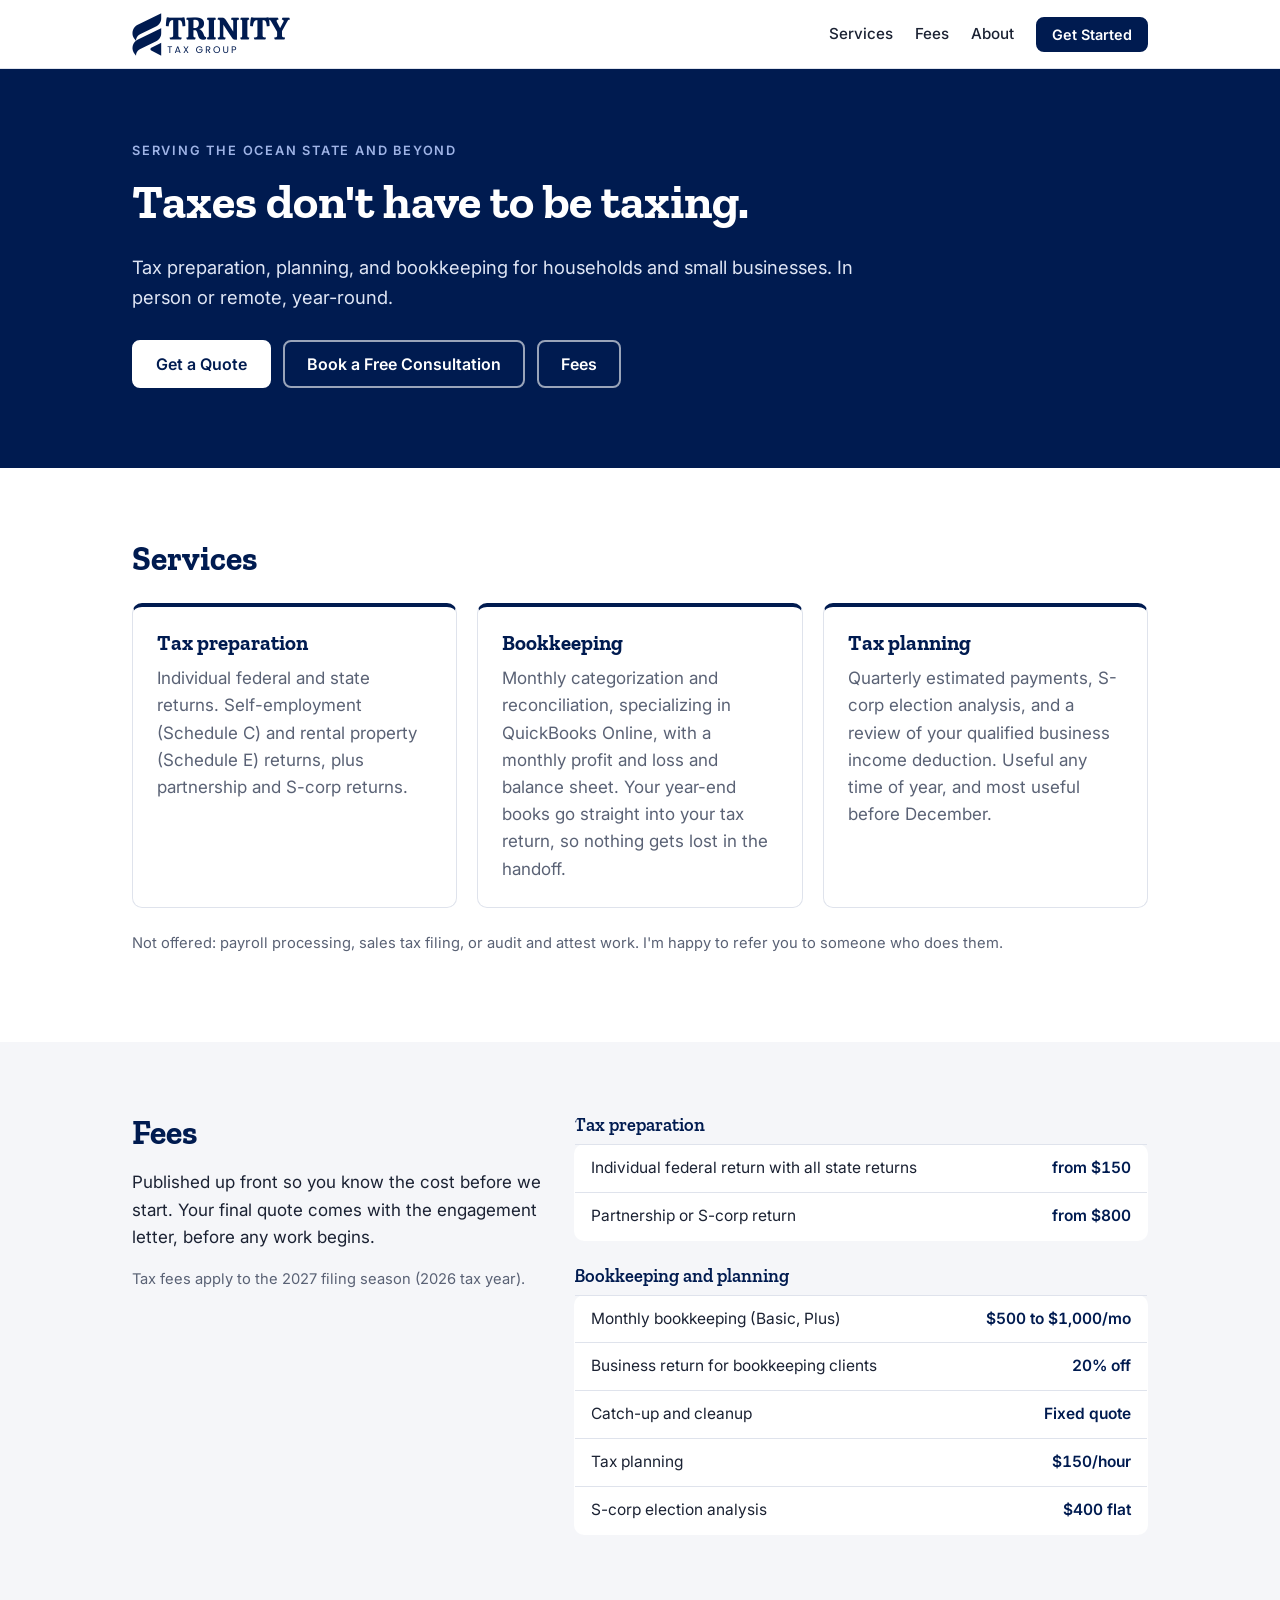
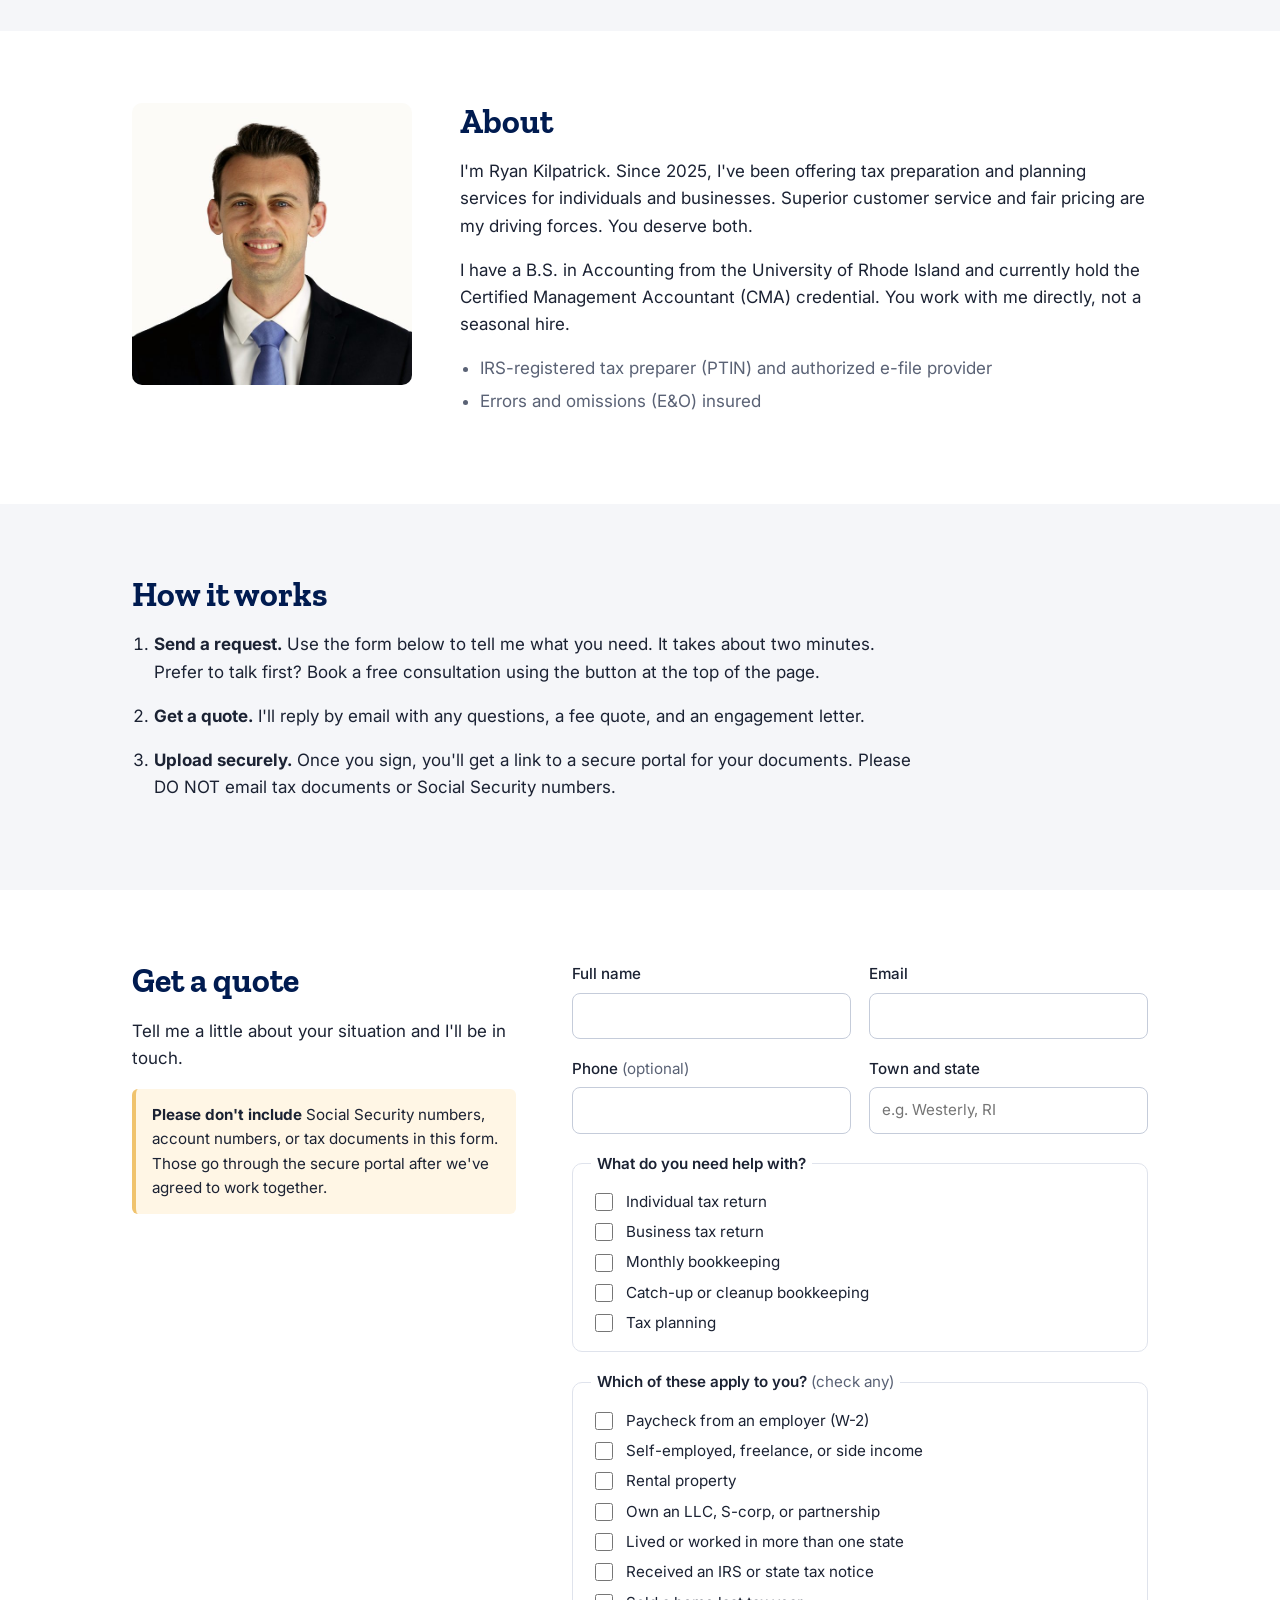
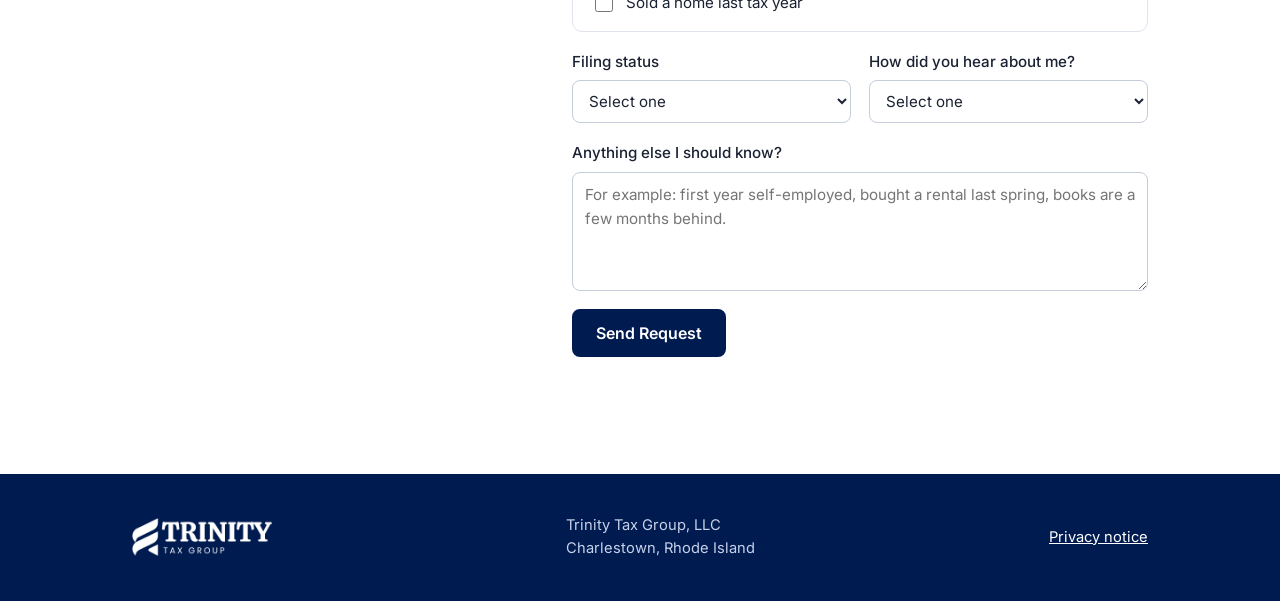
<file: index.html>
<!doctype html>
<html lang="en">
<head>
  <meta charset="utf-8">
  <meta name="viewport" content="width=device-width, initial-scale=1">
  <title>Trinity Tax Group LLC | Serving South County, RI</title>
  <meta name="description" content="Tax preparation, planning, and bookkeeping for individuals and small businesses">
  <link rel="icon" href="assets/favicon.png">
  <link rel="apple-touch-icon" href="assets/apple-touch-icon.png">
  <link rel="preconnect" href="https://fonts.googleapis.com">
  <link rel="preconnect" href="https://fonts.gstatic.com" crossorigin>
  <link href="https://fonts.googleapis.com/css2?family=Inter:wght@400;500;600&family=Zilla+Slab:wght@600;700&display=swap" rel="stylesheet">
  <link rel="stylesheet" href="styles.css">
</head>
<body>
<!-- Generated from content.md by build.py. Edit content.md, not this file. -->

<header class="site-header">
  <div class="wrap header-row">
    <a href="#top" class="brand" aria-label="Home">
      <img src="assets/logo-navy.png" alt="Trinity Tax Group" width="158" height="43">
    </a>
    <nav aria-label="Main">
      <a href="#services">Services</a>
      <a href="#fees">Fees</a>
      <a href="#about">About</a>
      <a href="#contact" class="btn btn-small">Get Started</a>
    </nav>
  </div>
</header>

<main id="top">

  <section class="hero">
    <div class="wrap hero-grid">
      <div>
        <p class="eyebrow">Serving the Ocean State and beyond</p>
        <h1>Taxes don't have to be taxing.</h1>
        <p class="lede">Tax preparation, planning, and bookkeeping for households and small businesses. In person or remote, year-round.</p>
        <div class="hero-actions">
          <a href="#contact" class="btn">Get a Quote</a>
          <a href="https://calendar.proton.me/bookings#-ggHQP0bs3UqW6xZ-Bfem8w5AFBrIxmVpZGP8DtV7wg=" class="btn btn-ghost" target="_blank" rel="noopener noreferrer">Book a Free Consultation</a>
          <a href="#fees" class="btn btn-ghost">Fees</a>
        </div>
      </div>
    </div>
  </section>

  <section id="services" class="section">
    <div class="wrap">
      <h2>Services</h2>
      <div class="cards">
        <article class="card">
          <h3>Tax preparation</h3>
          <p>Individual federal and state returns. Self-employment (Schedule C) and rental property (Schedule E) returns, plus partnership and S-corp returns.</p>
        </article>
        <article class="card">
          <h3>Bookkeeping</h3>
          <p>Monthly categorization and reconciliation, specializing in QuickBooks Online, with a monthly profit and loss and balance sheet. Your year-end books go straight into your tax return, so nothing gets lost in the handoff.</p>
        </article>
        <article class="card">
          <h3>Tax planning</h3>
          <p>Quarterly estimated payments, S-corp election analysis, and a review of your qualified business income deduction. Useful any time of year, and most useful before December.</p>
        </article>
      </div>
      <p class="note">Not offered: payroll processing, sales tax filing, or audit and attest work. I'm happy to refer you to someone who does them.</p>
    </div>
  </section>

  <section id="fees" class="section section-alt">
    <div class="wrap fees-grid">
      <div>
        <h2>Fees</h2>
        <p>Published up front so you know the cost before we start. Your final quote comes with the engagement letter, before any work begins.</p>
        <p class="small">Tax fees apply to the 2027 filing season (2026 tax year).</p>
      </div>
      <div>
        <table class="fee-table">
          <caption>Tax preparation</caption>
          <tbody>
            <tr><th scope="row">Individual federal return with all state returns</th><td>from $150</td></tr>
            <tr><th scope="row">Partnership or S-corp return</th><td>from $800</td></tr>
          </tbody>
        </table>
        <table class="fee-table">
          <caption>Bookkeeping and planning</caption>
          <tbody>
            <tr><th scope="row">Monthly bookkeeping (Basic, Plus)</th><td>$500 to $1,000/mo</td></tr>
            <tr><th scope="row">Business return for bookkeeping clients</th><td>20% off</td></tr>
            <tr><th scope="row">Catch-up and cleanup</th><td>Fixed quote</td></tr>
            <tr><th scope="row">Tax planning</th><td>$150/hour</td></tr>
            <tr><th scope="row">S-corp election analysis</th><td>$400 flat</td></tr>
          </tbody>
        </table>
      </div>
    </div>
  </section>

  <section id="about" class="section">
    <div class="wrap about-grid">
      <img class="headshot" src="assets/ryan.jpg" alt="Ryan Kilpatrick" width="320" height="322">
      <div>
        <h2>About</h2>
        <p>I'm Ryan Kilpatrick. Since 2025, I've been offering tax preparation and planning services for individuals and businesses. Superior customer service and fair pricing are my driving forces. You deserve both.</p>
        <p>I have a B.S. in Accounting from the University of Rhode Island and currently hold the Certified Management Accountant (CMA) credential. You work with me directly, not a seasonal hire.</p>
        <ul class="facts">
          <li>IRS-registered tax preparer (PTIN) and authorized e-file provider</li>
          <li>Errors and omissions (E&amp;O) insured</li>
        </ul>
      </div>
    </div>
  </section>

  <section class="section section-alt">
    <div class="wrap">
      <h2>How it works</h2>
      <ol class="steps">
        <li><strong>Send a request.</strong> Use the form below to tell me what you need. It takes about two minutes. Prefer to talk first? Book a free consultation using the button at the top of the page.</li>
        <li><strong>Get a quote.</strong> I'll reply by email with any questions, a fee quote, and an engagement letter.</li>
        <li><strong>Upload securely.</strong> Once you sign, you'll get a link to a secure portal for your documents. Please DO NOT email tax documents or Social Security numbers.</li>
      </ol>
    </div>
  </section>

  <section id="contact" class="section">
    <div class="wrap contact-grid">
      <div>
        <h2>Get a quote</h2>
        <p>Tell me a little about your situation and I'll be in touch.</p>
        <p class="warning"><strong>Please don't include</strong> Social Security numbers, account numbers, or tax documents in this form. Those go through the secure portal after we've agreed to work together.</p>
      </div>

      <form id="intake" class="form" action="https://formspree.io/f/mbgdkzaj" method="POST" data-success="Thanks. Your request is on its way, and I&#x27;ll reply by email.">
        <input type="hidden" name="_subject" value="New request from trinitytaxri.com">
        <div class="hp" aria-hidden="true">
          <label>Leave this empty <input type="text" name="_gotcha" tabindex="-1" autocomplete="off"></label>
        </div>

        <div class="row2">
          <label>Full name
            <input type="text" name="name" required autocomplete="name">
          </label>
          <label>Email
            <input type="email" name="email" required autocomplete="email">
          </label>
        </div>
        <div class="row2">
          <label><span>Phone <span class="opt">(optional)</span></span>
            <input type="tel" name="phone" autocomplete="tel">
          </label>
          <label>Town and state
            <input type="text" name="location" placeholder="e.g. Westerly, RI">
          </label>
        </div>

        <fieldset>
          <legend>What do you need help with?</legend>
          <label class="check"><input type="checkbox" name="what_do_you_need_help_with" value="Individual tax return"> Individual tax return</label>
          <label class="check"><input type="checkbox" name="what_do_you_need_help_with" value="Business tax return"> Business tax return</label>
          <label class="check"><input type="checkbox" name="what_do_you_need_help_with" value="Monthly bookkeeping"> Monthly bookkeeping</label>
          <label class="check"><input type="checkbox" name="what_do_you_need_help_with" value="Catch-up or cleanup bookkeeping"> Catch-up or cleanup bookkeeping</label>
          <label class="check"><input type="checkbox" name="what_do_you_need_help_with" value="Tax planning"> Tax planning</label>
        </fieldset>

        <fieldset>
          <legend>Which of these apply to you? <span class="opt">(check any)</span></legend>
          <label class="check"><input type="checkbox" name="which_of_these_apply_to_you" value="Paycheck from an employer (W-2)"> Paycheck from an employer (W-2)</label>
          <label class="check"><input type="checkbox" name="which_of_these_apply_to_you" value="Self-employed, freelance, or side income"> Self-employed, freelance, or side income</label>
          <label class="check"><input type="checkbox" name="which_of_these_apply_to_you" value="Rental property"> Rental property</label>
          <label class="check"><input type="checkbox" name="which_of_these_apply_to_you" value="Own an LLC, S-corp, or partnership"> Own an LLC, S-corp, or partnership</label>
          <label class="check"><input type="checkbox" name="which_of_these_apply_to_you" value="Lived or worked in more than one state"> Lived or worked in more than one state</label>
          <label class="check"><input type="checkbox" name="which_of_these_apply_to_you" value="Received an IRS or state tax notice"> Received an IRS or state tax notice</label>
          <label class="check"><input type="checkbox" name="which_of_these_apply_to_you" value="Sold a home last tax year"> Sold a home last tax year</label>
        </fieldset>

        <div class="row2">
          <label>Filing status
            <select name="filing_status">
              <option value="">Select one</option>
              <option>Single</option>
              <option>Married filing jointly</option>
              <option>Married filing separately</option>
              <option>Head of household</option>
              <option>Not sure</option>
            </select>
          </label>
          <label>How did you hear about me?
            <select name="how_did_you_hear_about_me">
              <option value="">Select one</option>
              <option>Referred by a client</option>
              <option>Referred by a bank, insurance, or real estate professional</option>
              <option>Google search</option>
              <option>Chamber of commerce or local event</option>
              <option>Other</option>
            </select>
          </label>
        </div>

        <label>Anything else I should know?
          <textarea name="message" rows="4" placeholder="For example: first year self-employed, bought a rental last spring, books are a few months behind."></textarea>
        </label>

        <button type="submit" class="btn">Send Request</button>
        <p class="form-status" role="status" aria-live="polite"></p>
      </form>
    </div>
  </section>

</main>

<footer class="site-footer">
  <div class="wrap footer-row">
    <img src="assets/logo-white.png" alt="Trinity Tax Group" width="140" height="38">
    <p>Trinity Tax Group, LLC<br>Charlestown, Rhode Island</p>
    <p><a href="privacy.html">Privacy notice</a></p>
  </div>
</footer>

<script>
  // Submit without leaving the page. Falls back to a normal POST if JS is off.
  const form = document.getElementById('intake');
  const status = form.querySelector('.form-status');
  form.addEventListener('submit', async (e) => {
    e.preventDefault();
    const btn = form.querySelector('button');
    btn.disabled = true;
    status.textContent = 'Sending...';
    try {
      const res = await fetch(form.action, {
        method: 'POST',
        body: new FormData(form),
        headers: { 'Accept': 'application/json' }
      });
      if (res.ok) {
        form.reset();
        status.textContent = form.dataset.success;
      } else {
        status.textContent = 'Something went wrong. Please try again in a minute.';
      }
    } catch (err) {
      status.textContent = 'Something went wrong. Please check your connection and try again.';
    }
    btn.disabled = false;
  });
</script>
</body>
</html>
</file>
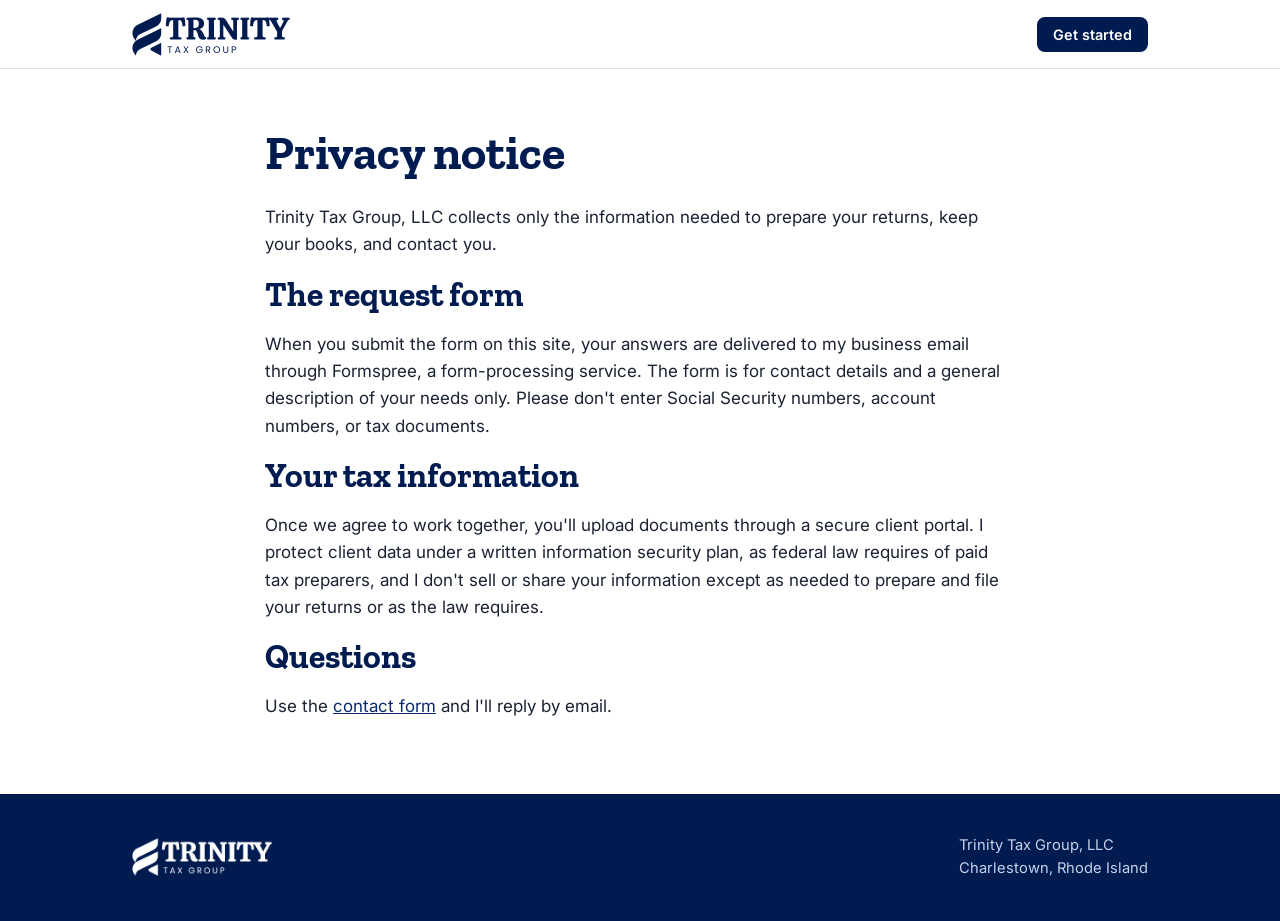
<file: privacy.html>
<!doctype html>
<html lang="en">
<head>
  <meta charset="utf-8">
  <meta name="viewport" content="width=device-width, initial-scale=1">
  <title>Privacy Notice | Trinity Tax Group</title>
  <link rel="icon" href="assets/favicon.png">
  <link href="https://fonts.googleapis.com/css2?family=Inter:wght@400;500;600&family=Zilla+Slab:wght@600;700&display=swap" rel="stylesheet">
  <link rel="stylesheet" href="styles.css">
</head>
<body>
<header class="site-header">
  <div class="wrap header-row">
    <a href="index.html" class="brand"><img src="assets/logo-navy.png" alt="Trinity Tax Group" width="158" height="43"></a>
    <nav aria-label="Main"><a href="index.html#contact" class="btn btn-small">Get started</a></nav>
  </div>
</header>
<main class="prose">
  <h1>Privacy notice</h1>
  <p>Trinity Tax Group, LLC collects only the information needed to prepare your returns, keep your books, and contact you.</p>
  <h2>The request form</h2>
  <p>When you submit the form on this site, your answers are delivered to my business email through Formspree, a form-processing service. The form is for contact details and a general description of your needs only. Please don't enter Social Security numbers, account numbers, or tax documents.</p>
  <h2>Your tax information</h2>
  <p>Once we agree to work together, you'll upload documents through a secure client portal. I protect client data under a written information security plan, as federal law requires of paid tax preparers, and I don't sell or share your information except as needed to prepare and file your returns or as the law requires.</p>
  <h2>Questions</h2>
  <p>Use the <a href="index.html#contact">contact form</a> and I'll reply by email.</p>
</main>
<footer class="site-footer">
  <div class="wrap footer-row">
    <img src="assets/logo-white.png" alt="Trinity Tax Group" width="140" height="38">
    <p>Trinity Tax Group, LLC<br>Charlestown, Rhode Island</p>
  </div>
</footer>
</body>
</html>
</file>
<file: styles.css>
:root {
  --navy: #001b50;
  --navy-2: #0a2a6b;
  --blue: #5b7fd6;
  --ink: #1b2233;
  --muted: #5a6275;
  --bg: #ffffff;
  --bg-alt: #f5f6f9;
  --line: #dfe3ec;
  --warn-bg: #fff6e5;
  --warn-line: #f0c36d;
  --radius: 10px;
  --wrap: 1080px;
}

* { box-sizing: border-box; }
html { scroll-behavior: smooth; scroll-padding-top: 80px; }
body {
  margin: 0;
  background: var(--bg);
  color: var(--ink);
  font: 400 17px/1.6 Inter, system-ui, -apple-system, "Segoe UI", sans-serif;
}
img { max-width: 100%; height: auto; display: block; }
a { color: var(--navy-2); }

h1, h2, h3 { font-family: "Zilla Slab", Georgia, serif; color: var(--navy); line-height: 1.15; margin: 0 0 .5em; }
h1 { font-size: clamp(2rem, 4.5vw, 3rem); color: #fff; }
h2 { font-size: clamp(1.6rem, 3vw, 2.1rem); }
h3 { font-size: 1.3rem; }
p { margin: 0 0 1em; }

.wrap { max-width: var(--wrap); margin: 0 auto; padding: 0 16px; }
@media (min-width: 720px) { .wrap { padding: 0 32px; } }

/* Header */
.site-header {
  position: sticky; top: 0; z-index: 10;
  background: rgba(255,255,255,.96);
  border-bottom: 1px solid var(--line);
}
.header-row { display: flex; align-items: center; justify-content: space-between; height: 68px; gap: 16px; }
.brand img { width: 158px; }
nav { display: flex; align-items: center; gap: 22px; }
nav a { text-decoration: none; color: var(--ink); font-weight: 500; font-size: .95rem; }
nav a:not(.btn) { display: none; }
@media (min-width: 720px) { nav a:not(.btn) { display: inline; } }

/* Buttons */
.btn {
  display: inline-block; background: var(--navy); color: #fff; text-decoration: none;
  font: 600 1rem Inter, sans-serif; padding: 12px 22px; border-radius: 8px; border: 2px solid var(--navy);
  cursor: pointer;
}
.btn:hover { background: var(--navy-2); border-color: var(--navy-2); }
.btn:disabled { opacity: .6; cursor: wait; }
.btn-small { padding: 7px 14px; font-size: .9rem; color: #fff !important; }
.btn-ghost { background: transparent; border-color: rgba(255,255,255,.6); color: #fff; }
.btn-ghost:hover { background: rgba(255,255,255,.1); border-color: #fff; }
.hero .btn:not(.btn-ghost) { background: #fff; color: var(--navy); border-color: #fff; }
.hero .btn:not(.btn-ghost):hover { background: #e8edf8; }

/* Hero */
.hero { background: var(--navy); color: #dfe6f5; padding: 72px 0 80px; }
.hero-grid > div { max-width: 820px; }

.eyebrow { text-transform: uppercase; letter-spacing: .14em; font-size: .8rem; font-weight: 600; color: #9fb4e6; }
.lede { font-size: 1.15rem; max-width: 40em; }
.hero-actions { display: flex; flex-wrap: wrap; gap: 12px; margin-top: 28px; }

/* Sections */
.section { padding: 72px 0; }
.section-alt { background: var(--bg-alt); }
.note, .small { color: var(--muted); font-size: .92rem; }

.cards { display: grid; gap: 20px; margin: 24px 0; }
@media (min-width: 760px) { .cards { grid-template-columns: repeat(3, 1fr); } }
.card { border: 1px solid var(--line); border-radius: var(--radius); padding: 24px; border-top: 4px solid var(--navy); }
.card p { margin: 0; color: var(--muted); }

/* Fees */
.fees-grid { display: grid; gap: 32px; }
@media (min-width: 860px) { .fees-grid { grid-template-columns: 1fr 1.4fr; } }
.fee-table { width: 100%; border-collapse: collapse; background: #fff; border-radius: var(--radius); overflow: hidden; margin-bottom: 24px; border: 1px solid var(--line); }
.fee-table caption { text-align: left; font: 600 1.15rem "Zilla Slab", serif; color: var(--navy); padding-bottom: 8px; }
.fee-table th, .fee-table td { padding: 11px 16px; border-bottom: 1px solid var(--line); font-size: .97rem; }
.fee-table tr:last-child th, .fee-table tr:last-child td { border-bottom: 0; }
.fee-table th { text-align: left; font-weight: 400; }
.fee-table td { text-align: right; font-weight: 600; white-space: nowrap; color: var(--navy); font-variant-numeric: tabular-nums; }

/* About */
.about-grid { display: grid; gap: 32px; align-items: start; }
@media (min-width: 760px) { .about-grid { grid-template-columns: 280px 1fr; gap: 48px; } }
.headshot { border-radius: var(--radius); width: 100%; max-width: 280px; }
.facts { padding-left: 1.2em; color: var(--muted); }
.facts li { margin-bottom: .3em; }

.steps { padding-left: 1.3em; max-width: 46em; }
.steps li { margin-bottom: 1em; }

/* Contact */
.contact-grid { display: grid; gap: 32px; }
@media (min-width: 900px) { .contact-grid { grid-template-columns: 1fr 1.5fr; gap: 56px; } }
.warning { background: var(--warn-bg); border-left: 4px solid var(--warn-line); padding: 14px 16px; border-radius: 6px; font-size: .95rem; }

.form { display: grid; gap: 18px; }
.form label { display: grid; gap: 6px; font-weight: 500; font-size: .95rem; }
.form input[type=text], .form input[type=email], .form input[type=tel], .form select, .form textarea {
  font: inherit; font-weight: 400; padding: 10px 12px; border: 1px solid #c5ccda; border-radius: 8px; background: #fff; color: var(--ink); width: 100%;
}
.form input:focus, .form select:focus, .form textarea:focus { outline: 2px solid var(--blue); outline-offset: 1px; border-color: var(--blue); }
.row2 { display: grid; gap: 18px; }
@media (min-width: 600px) { .row2 { grid-template-columns: 1fr 1fr; } }
fieldset { border: 1px solid var(--line); border-radius: var(--radius); padding: 14px 18px 10px; margin: 0; }
legend { font-weight: 600; padding: 0 6px; font-size: .95rem; }
.form label.check { display: flex; align-items: center; gap: 10px; font-weight: 400; margin-bottom: 6px; }
.check input { width: 18px; height: 18px; accent-color: var(--navy); }
.opt { color: var(--muted); font-weight: 400; }
.hp { position: absolute; left: -9999px; }
.form-status { margin: 0; font-weight: 500; color: var(--navy); min-height: 1.6em; }
.form .btn { justify-self: start; }

/* Footer */
.site-footer { background: var(--navy); color: #c6d1ea; padding: 40px 0; font-size: .92rem; }
.footer-row { display: flex; flex-wrap: wrap; gap: 24px 48px; align-items: center; justify-content: space-between; }
.site-footer p { margin: 0; }
.site-footer a { color: #fff; }

/* Privacy page */
.prose { max-width: 46em; padding: 56px 16px; margin: 0 auto; }
.prose h1 { color: var(--navy); }
.hero-mark { display: none; }
</file>
